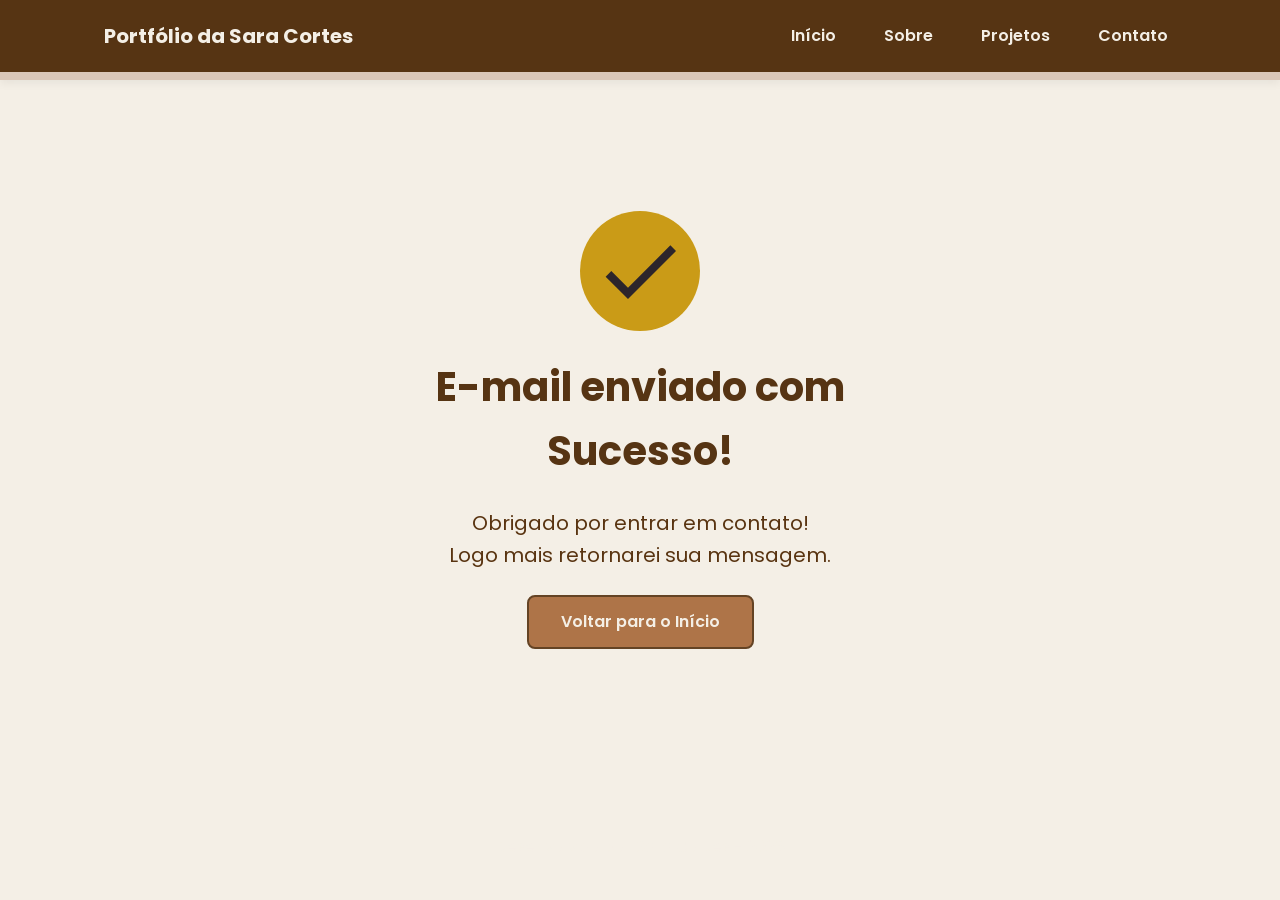
<file: success.html>
<!DOCTYPE html>
<html lang="pt-br">
<head>

<!-- Fontes do Google -->
<link rel="preconnect" href="https://fonts.googleapis.com">
<link rel="preconnect" href="https://fonts.gstatic.com" crossorigin />
 
<!-- Fonte do Google - Poppins -->
<link href="https://fonts.googleapis.com/css2?family=Poppins&display=swap" rel="stylesheet">

<meta charset="UTF-8">
  <meta name="viewport" content="width=device-width, initial-scale=1.0">
  <meta name="author" content="Sara Cortes">
  <meta name ="description" content="Portfólio Pessoal da Sara Cortes, 
                desenvolvedora Full Stack especializado em criar experiências 
                digitais incríveis. Conheça meus projetos e entre em contato."/>
  <meta name="robots" content="index, follow">

  <link rel="icon" type="image/svg+xml" href="./assets/img/favicon.svg">

<!-- CSS principal da página -->
    <link rel="stylesheet" href="./assets/css/styles.css">

  <title>Portfólio - Sara Cortes</title>
</head>

<body>

    <!-- Cabeçalho da Página (header) -->
    <header class="menu-container">
        <div class="menu-content">
            <a href="index.html" id="titulo">Portfólio da Sara Cortes</a>

            <nav>
                <ul class="menu-list">
                    <li><a href="index.html#hero">Início</a></li>
                    <li><a href="index.html#about">Sobre</a></li>
                    <li><a href="index.html#projects">Projetos</a></li>
                    <li><a href="index.html#contact">Contato</a></li>
                </ul>
            </nav>
        </div>
    </header>

    <!-- Seção Principal da Página (main) -->
    <main>
        
        <!-- Mensagem de Sucesso -->
        <section class="success-container">
            <article class="success-content">

                <figure class="success-icon">
                    <img src="./assets/img/success.svg" 
                        alt="Ilustração de sucesso" 
                        class="float-animation" width="20%"
                    >
                </figure>

                <h1>E-mail enviado com Sucesso!</h1>
                <h2>Obrigado por entrar em contato! <br> Logo mais retornarei sua mensagem.</h2>

                <a class="botao" href="index.html">Voltar para o Início</a>

            </article>
        </section>
        
    </main>

    <!-- Rodapé da Página (footer) -->
    <footer>
		<p>Desenvolvido por Sara Cortes - 2026</p>
    </footer>

</body>

</html>
</file>
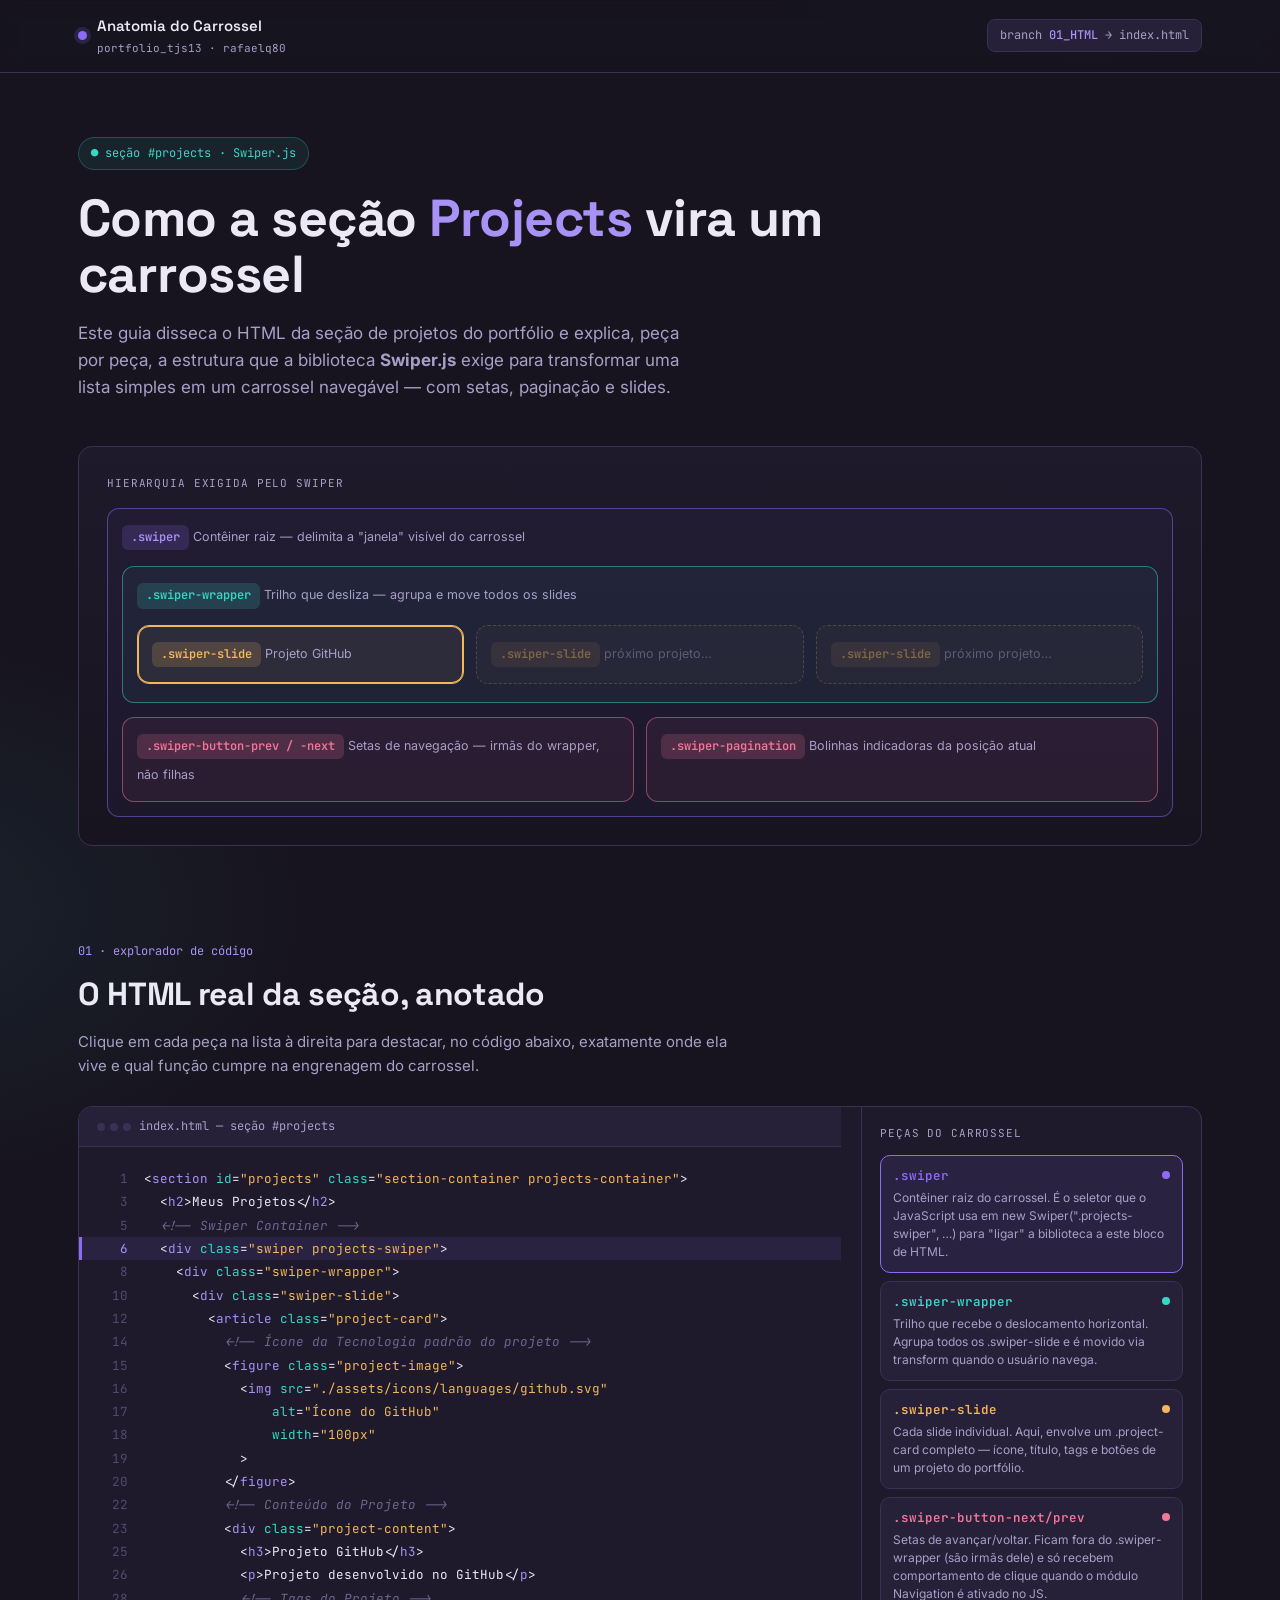
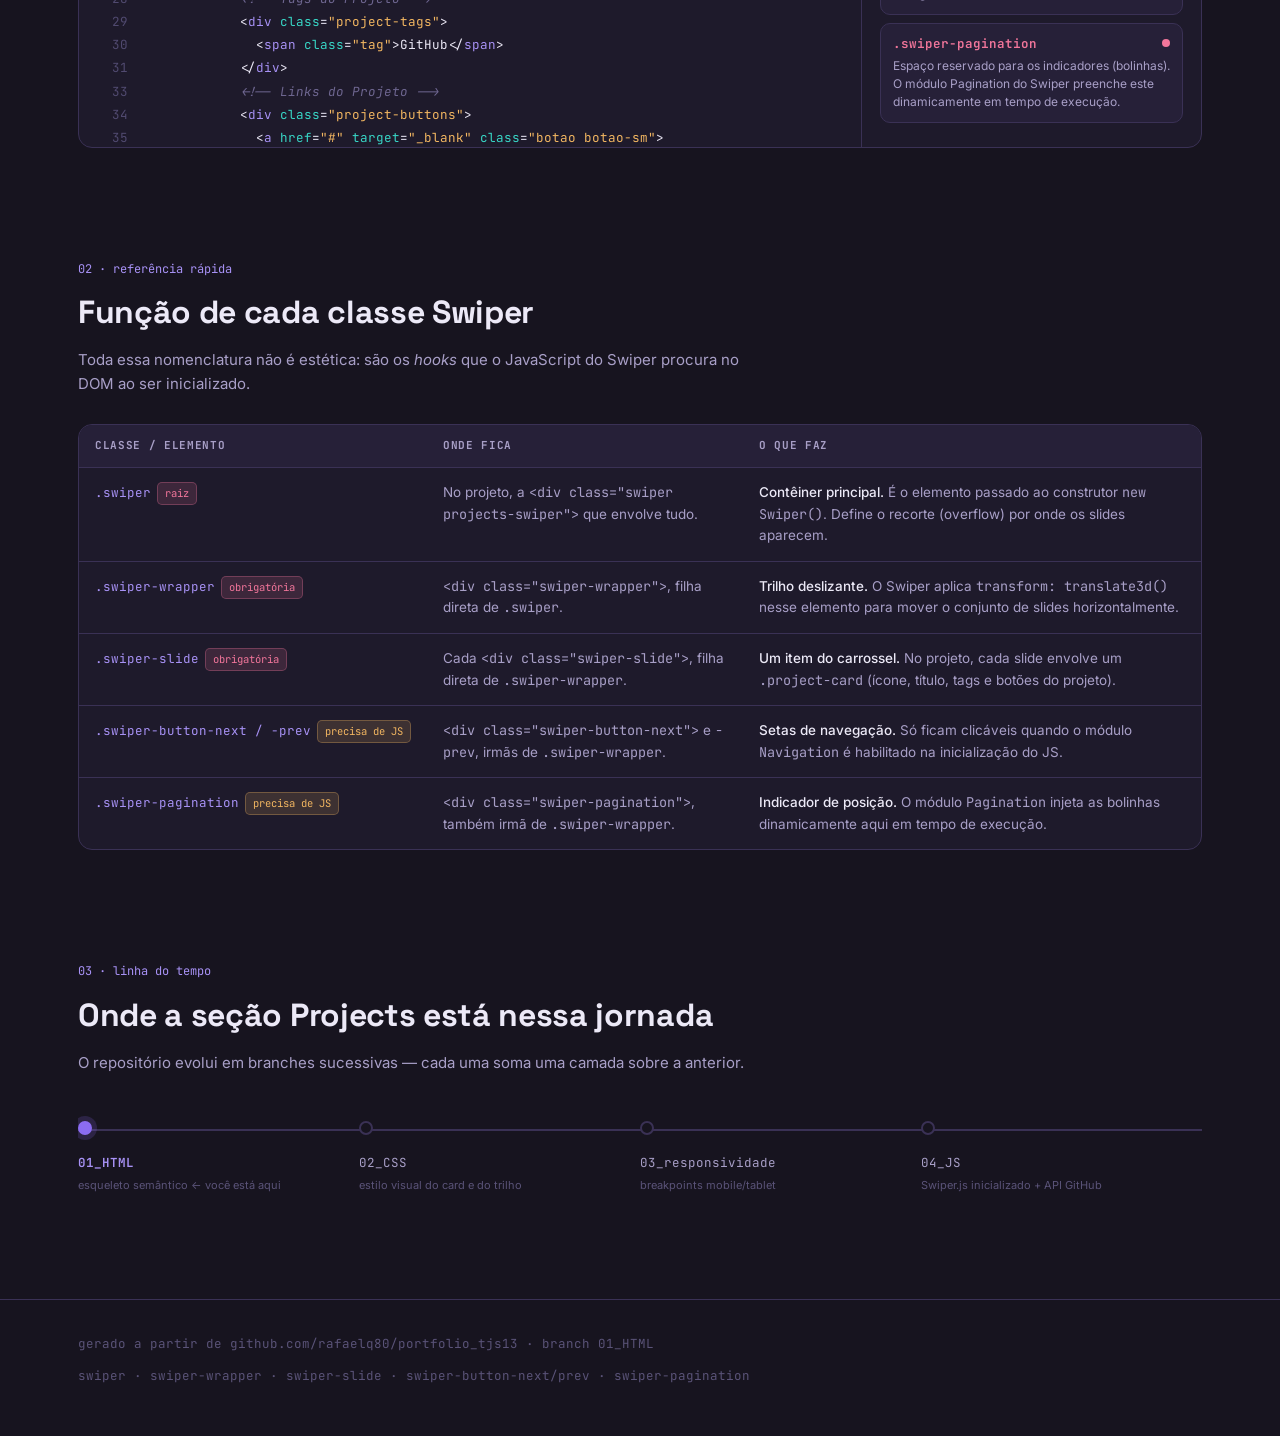
<file: assets/docs/swiper.html>
<!DOCTYPE html>
<html lang="pt-br">
<head>
<meta charset="UTF-8">
<meta name="viewport" content="width=device-width, initial-scale=1.0">
<title>Anatomia do Carrossel Swiper — Seção Projects</title>
<link rel="preconnect" href="https://fonts.googleapis.com">
<link rel="preconnect" href="https://fonts.gstatic.com" crossorigin>
<link href="https://fonts.googleapis.com/css2?family=Space+Grotesk:wght@500;600;700&family=Inter:wght@400;500;600&family=JetBrains+Mono:wght@400;500;600&display=swap" rel="stylesheet">
<style>
  :root{
    --bg: #17141f;
    --bg-soft: #1e1a2b;
    --surface: #262038;
    --surface-2: #2e2745;
    --line: #3a3155;
    --violet: #8b6cf2;
    --violet-soft: #a892f6;
    --slate: #8c86ab;
    --teal: #38d6c6;
    --amber: #f2b661;
    --rose: #f2769b;
    --text: #ece9f7;
    --text-dim: #a89fc7;
    --code-tag: #a892f6;
    --code-attr: #38d6c6;
    --code-str: #f2b661;
    --code-comment: #6e6690;
    --radius: 14px;
    --mono: 'JetBrains Mono', ui-monospace, monospace;
    --display: 'Space Grotesk', sans-serif;
    --body: 'Inter', sans-serif;
  }

  *{box-sizing:border-box;}
  html{scroll-behavior:smooth;}
  body{
    margin:0;
    background:
      radial-gradient(1000px 600px at 85% -10%, rgba(139,108,242,.16), transparent 60%),
      radial-gradient(800px 500px at -10% 30%, rgba(56,214,198,.08), transparent 55%),
      var(--bg);
    color:var(--text);
    font-family:var(--body);
    line-height:1.6;
    -webkit-font-smoothing:antialiased;
  }

  @media (prefers-reduced-motion: reduce){
    html{scroll-behavior:auto;}
    *{animation:none !important; transition:none !important;}
  }

  h1,h2,h3{font-family:var(--display); margin:0; letter-spacing:-.01em;}
  code, pre, .mono{font-family:var(--mono);}
  a{color:inherit;}

  .wrap{max-width:1180px; margin:0 auto; padding:0 28px;}

  /* ---------- TOPBAR ---------- */
  .topbar{
    position:sticky; top:0; z-index:50;
    backdrop-filter:blur(10px);
    background:rgba(23,20,31,.85);
    border-bottom:1px solid var(--line);
  }
  .topbar .wrap{display:flex; align-items:center; justify-content:space-between; padding:14px 28px;}
  .brand{display:flex; align-items:center; gap:10px; font-family:var(--display); font-weight:600; font-size:15px;}
  .brand .dot{width:9px; height:9px; border-radius:50%; background:var(--violet); box-shadow:0 0 0 4px rgba(139,108,242,.18);}
  .brand small{display:block; color:var(--text-dim); font-family:var(--mono); font-weight:400; font-size:11px; margin-top:2px;}
  .path{font-family:var(--mono); font-size:12px; color:var(--text-dim); background:var(--surface); padding:6px 12px; border-radius:8px; border:1px solid var(--line);}
  .path b{color:var(--violet-soft); font-weight:500;}

  /* ---------- HERO ---------- */
  .hero{padding:64px 0 40px;}
  .eyebrow{
    display:inline-flex; align-items:center; gap:8px;
    font-family:var(--mono); font-size:12px; color:var(--teal);
    background:rgba(56,214,198,.08); border:1px solid rgba(56,214,198,.25);
    padding:6px 12px; border-radius:999px; margin-bottom:20px;
  }
  .hero h1{font-size:clamp(32px,4.4vw,52px); line-height:1.08; max-width:780px;}
  .hero h1 span{color:var(--violet-soft);}
  .hero p.lead{max-width:620px; color:var(--text-dim); font-size:17px; margin-top:18px;}

  /* ---------- DIAGRAM (signature element) ---------- */
  .diagram{
    margin-top:44px; border:1px solid var(--line); border-radius:var(--radius);
    background:linear-gradient(180deg, var(--bg-soft), var(--bg));
    padding:28px; overflow-x:auto;
  }
  .diagram-label{font-family:var(--mono); font-size:11px; color:var(--text-dim); margin-bottom:16px; text-transform:uppercase; letter-spacing:.08em;}
  .stack{min-width:640px;}
  .box{border-radius:12px; border:1.5px solid; padding:14px; position:relative; transition:transform .18s ease, box-shadow .18s ease;}
  .box:hover{transform:translateY(-2px);}
  .box .tag{
    font-family:var(--mono); font-size:12px; font-weight:600; display:inline-flex; align-items:center; gap:6px;
    padding:3px 9px; border-radius:6px; margin-bottom:2px;
  }
  .box .desc{font-size:12.5px; color:var(--text-dim); margin-top:4px;}
  .box.swiper{border-color:rgba(139,108,242,.5); background:rgba(139,108,242,.05);}
  .box.swiper > .tag{background:rgba(139,108,242,.18); color:var(--violet-soft);}
  .box.wrapper{border-color:rgba(56,214,198,.5); background:rgba(56,214,198,.05); margin-top:14px;}
  .box.wrapper > .tag{background:rgba(56,214,198,.16); color:var(--teal);}
  .slides-row{display:flex; gap:12px; margin-top:14px; overflow-x:auto; padding-bottom:4px;}
  .box.slide{border-color:rgba(242,182,97,.5); background:rgba(242,182,97,.06); min-width:150px; flex:1;}
  .box.slide > .tag{background:rgba(242,182,97,.18); color:var(--amber);}
  .box.slide.active-repo{border-color:var(--amber); box-shadow:0 0 0 1px var(--amber) inset;}
  .box.slide.ghost{opacity:.45; border-style:dashed;}
  .siblings-row{display:flex; gap:12px; margin-top:14px;}
  .box.nav{border-color:rgba(242,118,155,.5); background:rgba(242,118,155,.06); flex:1;}
  .box.nav > .tag{background:rgba(242,118,155,.18); color:var(--rose);}
  .box.pagination{border-color:rgba(242,118,155,.5); background:rgba(242,118,155,.06); flex:1;}
  .box.pagination > .tag{background:rgba(242,118,155,.18); color:var(--rose);}

  /* ---------- SECTION HEADERS ---------- */
  .section{padding:56px 0;}
  .section-head{margin-bottom:28px; max-width:680px;}
  .section-head .kicker{font-family:var(--mono); font-size:12px; color:var(--violet-soft); margin-bottom:8px;}
  .section-head h2{font-size:clamp(24px,3vw,32px);}
  .section-head p{color:var(--text-dim); margin-top:10px; font-size:15px;}

  /* ---------- EXPLORER (interactive signature) ---------- */
  .explorer{
    display:grid; grid-template-columns:1fr 340px; gap:20px;
    border:1px solid var(--line); border-radius:var(--radius); overflow:hidden;
    background:var(--bg-soft);
  }
  @media (max-width:880px){ .explorer{grid-template-columns:1fr;} }

  .code-pane{padding:0; overflow:auto; max-height:640px;}
  .code-pane .file-tab{
    display:flex; align-items:center; gap:8px; padding:10px 18px; font-family:var(--mono); font-size:12px;
    color:var(--text-dim); border-bottom:1px solid var(--line); background:var(--surface); position:sticky; top:0;
  }
  .file-tab .dots{display:flex; gap:5px;}
  .file-tab .dots span{width:8px; height:8px; border-radius:50%; background:var(--line);}
  pre.code{margin:0; padding:20px 0; font-size:12.6px; line-height:1.85;}
  .line{display:flex; padding:0 18px; border-left:3px solid transparent; cursor:default; white-space:pre;}
  .line .ln{width:28px; flex:none; color:#514a70; user-select:none; text-align:right; margin-right:16px;}
  .line .code-text{white-space:pre-wrap; word-break:break-word;}
  .line.hl{background:rgba(139,108,242,.1); border-left-color:var(--violet);}
  .line.hl .ln{color:var(--violet-soft);}
  .tk-tag{color:var(--code-tag);}
  .tk-attr{color:var(--code-attr);}
  .tk-str{color:var(--code-str);}
  .tk-comment{color:var(--code-comment); font-style:italic;}
  .tk-punc{color:#7a7396;}

  .legend{border-left:1px solid var(--line); padding:18px; overflow:auto; max-height:640px;}
  .legend-title{font-family:var(--mono); font-size:11px; text-transform:uppercase; letter-spacing:.08em; color:var(--text-dim); margin-bottom:12px;}
  .chip{
    display:block; width:100%; text-align:left; background:var(--surface); border:1px solid var(--line);
    border-radius:10px; padding:11px 12px; margin-bottom:8px; cursor:pointer; color:var(--text);
    font-family:var(--body); font-size:13px; transition:border-color .15s ease, background .15s ease;
  }
  .chip .chip-top{display:flex; align-items:center; justify-content:space-between; gap:8px;}
  .chip .chip-name{font-family:var(--mono); font-size:12.5px; font-weight:600;}
  .chip .chip-fn{display:block; margin-top:5px; color:var(--text-dim); font-size:12px; line-height:1.5;}
  .chip.active{border-color:var(--violet); background:rgba(139,108,242,.1);}
  .chip.active .chip-name{color:var(--violet-soft);}
  .chip .swatch{width:8px; height:8px; border-radius:50%; flex:none;}

  /* ---------- TABLE ---------- */
  .table-card{border:1px solid var(--line); border-radius:var(--radius); overflow:hidden; background:var(--bg-soft);}
  table{width:100%; border-collapse:collapse; font-size:13.5px;}
  thead th{
    text-align:left; font-family:var(--mono); font-size:11px; text-transform:uppercase; letter-spacing:.06em;
    color:var(--text-dim); background:var(--surface); padding:12px 16px; border-bottom:1px solid var(--line);
  }
  tbody td{padding:14px 16px; border-bottom:1px solid var(--line); vertical-align:top; color:var(--text-dim);}
  tbody tr:last-child td{border-bottom:none;}
  tbody td.cls{font-family:var(--mono); color:var(--violet-soft); font-size:12.5px; white-space:nowrap;}
  tbody td strong{color:var(--text); font-weight:500;}
  .badge{display:inline-block; font-family:var(--mono); font-size:10.5px; padding:2px 7px; border-radius:5px; margin-left:6px;}
  .badge.required{background:rgba(242,118,155,.15); color:var(--rose); border:1px solid rgba(242,118,155,.3);}
  .badge.needs-js{background:rgba(242,182,97,.15); color:var(--amber); border:1px solid rgba(242,182,97,.3);}

  /* ---------- CALLOUT ---------- */
  .callout{
    display:flex; gap:14px; border:1px solid rgba(242,182,97,.35); background:rgba(242,182,97,.06);
    border-radius:var(--radius); padding:20px 22px; margin-top:20px;
  }
  .callout .icon{font-size:20px; flex:none; margin-top:2px;}
  .callout h3{font-size:15px; margin-bottom:6px; color:var(--amber); font-family:var(--body); font-weight:600;}
  .callout p{margin:0; color:var(--text-dim); font-size:13.5px;}
  .callout code{background:var(--surface); padding:1px 6px; border-radius:4px; color:var(--code-str); font-size:12px;}

  .callout.bug{border-color:rgba(139,108,242,.35); background:rgba(139,108,242,.06);}
  .callout.bug h3{color:var(--violet-soft);}

  /* ---------- ROADMAP ---------- */
  .roadmap{display:flex; gap:0; margin-top:8px; overflow-x:auto;}
  .stop{flex:1; min-width:150px; position:relative; padding:18px 16px 18px 0;}
  .stop::before{content:""; position:absolute; top:26px; left:0; right:-0px; height:2px; background:var(--line);}
  .stop:first-child::before{left:0;}
  .stop .node{
    width:14px; height:14px; border-radius:50%; background:var(--bg); border:2px solid var(--line);
    position:relative; z-index:2; margin-bottom:14px;
  }
  .stop.current .node{border-color:var(--violet); background:var(--violet); box-shadow:0 0 0 5px rgba(139,108,242,.18);}
  .stop .name{font-family:var(--mono); font-size:12.5px; color:var(--text-dim);}
  .stop.current .name{color:var(--violet-soft); font-weight:600;}
  .stop .tag2{display:block; font-size:11px; color:#5a5378; margin-top:3px;}

  footer{border-top:1px solid var(--line); padding:34px 0 50px; margin-top:30px;}
  footer .wrap{display:flex; justify-content:space-between; align-items:center; flex-wrap:wrap; gap:12px;}
  footer p{margin:0; color:#5a5378; font-size:12.5px; font-family:var(--mono);}

  ::selection{background:rgba(139,108,242,.35);}
  ::-webkit-scrollbar{height:8px; width:8px;}
  ::-webkit-scrollbar-thumb{background:var(--line); border-radius:8px;}
</style>
</head>
<body>

  <div class="topbar">
    <div class="wrap">
      <div class="brand">
        <span class="dot"></span>
        <div>
          Anatomia do Carrossel
          <small>portfolio_tjs13 · rafaelq80</small>
        </div>
      </div>
      <div class="path">branch <b>01_HTML</b> → <span id="pathFile">index.html</span></div>
    </div>
  </div>

  <header class="hero">
    <div class="wrap">
      <span class="eyebrow">● seção <code>#projects</code> · Swiper.js</span>
      <h1>Como a seção <span>Projects</span> vira um carrossel</h1>
      <p class="lead">Este guia disseca o HTML da seção de projetos do portfólio e explica, peça por peça, a estrutura que a biblioteca <strong>Swiper.js</strong> exige para transformar uma lista simples em um carrossel navegável — com setas, paginação e slides.</p>

      <div class="diagram">
        <div class="diagram-label">Hierarquia exigida pelo Swiper</div>
        <div class="stack">
          <div class="box swiper">
            <span class="tag">.swiper</span>
            <span class="desc">Contêiner raiz — delimita a "janela" visível do carrossel</span>

            <div class="box wrapper">
              <span class="tag">.swiper-wrapper</span>
              <span class="desc">Trilho que desliza — agrupa e move todos os slides</span>

              <div class="slides-row">
                <div class="box slide active-repo">
                  <span class="tag">.swiper-slide</span>
                  <span class="desc">Projeto GitHub</span>
                </div>
                <div class="box slide ghost">
                  <span class="tag">.swiper-slide</span>
                  <span class="desc">próximo projeto…</span>
                </div>
                <div class="box slide ghost">
                  <span class="tag">.swiper-slide</span>
                  <span class="desc">próximo projeto…</span>
                </div>
              </div>
            </div>

            <div class="siblings-row">
              <div class="box nav">
                <span class="tag">.swiper-button-prev / -next</span>
                <span class="desc">Setas de navegação — irmãs do wrapper, não filhas</span>
              </div>
              <div class="box pagination">
                <span class="tag">.swiper-pagination</span>
                <span class="desc">Bolinhas indicadoras da posição atual</span>
              </div>
            </div>
          </div>
        </div>
      </div>
    </div>
  </header>

  <section class="section">
    <div class="wrap">
      <div class="section-head">
        <div class="kicker">01 · explorador de código</div>
        <h2>O HTML real da seção, anotado</h2>
        <p>Clique em cada peça na lista à direita para destacar, no código abaixo, exatamente onde ela vive e qual função cumpre na engrenagem do carrossel.</p>
      </div>

      <div class="explorer">
        <div class="code-pane">
          <div class="file-tab">
            <span class="dots"><span></span><span></span><span></span></span>
            index.html — seção #projects
          </div>
          <pre class="code" id="codeBlock"></pre>
        </div>
        <div class="legend">
          <div class="legend-title">Peças do carrossel</div>
          <div id="chipList"></div>
        </div>
      </div>
    </div>
  </section>

  <section class="section">
    <div class="wrap">
      <div class="section-head">
        <div class="kicker">02 · referência rápida</div>
        <h2>Função de cada classe Swiper</h2>
        <p>Toda essa nomenclatura não é estética: são os <em>hooks</em> que o JavaScript do Swiper procura no DOM ao ser inicializado.</p>
      </div>

      <div class="table-card">
        <table>
          <thead>
            <tr><th>Classe / elemento</th><th>Onde fica</th><th>O que faz</th></tr>
          </thead>
          <tbody>
            <tr>
              <td class="cls">.swiper<span class="badge required">raiz</span></td>
              <td>No projeto, a <code>&lt;div class="swiper projects-swiper"&gt;</code> que envolve tudo.</td>
              <td><strong>Contêiner principal.</strong> É o elemento passado ao construtor <code>new Swiper()</code>. Define o recorte (overflow) por onde os slides aparecem.</td>
            </tr>
            <tr>
              <td class="cls">.swiper-wrapper<span class="badge required">obrigatória</span></td>
              <td><code>&lt;div class="swiper-wrapper"&gt;</code>, filha direta de <code>.swiper</code>.</td>
              <td><strong>Trilho deslizante.</strong> O Swiper aplica <code>transform: translate3d()</code> nesse elemento para mover o conjunto de slides horizontalmente.</td>
            </tr>
            <tr>
              <td class="cls">.swiper-slide<span class="badge required">obrigatória</span></td>
              <td>Cada <code>&lt;div class="swiper-slide"&gt;</code>, filha direta de <code>.swiper-wrapper</code>.</td>
              <td><strong>Um item do carrossel.</strong> No projeto, cada slide envolve um <code>.project-card</code> (ícone, título, tags e botões do projeto).</td>
            </tr>
            <tr>
              <td class="cls">.swiper-button-next / -prev<span class="badge needs-js">precisa de JS</span></td>
              <td><code>&lt;div class="swiper-button-next"&gt;</code> e <code>-prev</code>, irmãs de <code>.swiper-wrapper</code>.</td>
              <td><strong>Setas de navegação.</strong> Só ficam clicáveis quando o módulo <code>Navigation</code> é habilitado na inicialização do JS.</td>
            </tr>
            <tr>
              <td class="cls">.swiper-pagination<span class="badge needs-js">precisa de JS</span></td>
              <td><code>&lt;div class="swiper-pagination"&gt;</code>, também irmã de <code>.swiper-wrapper</code>.</td>
              <td><strong>Indicador de posição.</strong> O módulo <code>Pagination</code> injeta as bolinhas dinamicamente aqui em tempo de execução.</td>
            </tr>
          </tbody>
        </table>
      </div>

    </div>
  </section>

  <section class="section">
    <div class="wrap">
      <div class="section-head">
        <div class="kicker">03 · linha do tempo</div>
        <h2>Onde a seção Projects está nessa jornada</h2>
        <p>O repositório evolui em branches sucessivas — cada uma soma uma camada sobre a anterior.</p>
      </div>
      <div class="roadmap">
        <div class="stop current"><div class="node"></div><span class="name">01_HTML</span><span class="tag2">esqueleto semântico ← você está aqui</span></div>
        <div class="stop"><div class="node"></div><span class="name">02_CSS</span><span class="tag2">estilo visual do card e do trilho</span></div>
        <div class="stop"><div class="node"></div><span class="name">03_responsividade</span><span class="tag2">breakpoints mobile/tablet</span></div>
        <div class="stop"><div class="node"></div><span class="name">04_JS</span><span class="tag2">Swiper.js inicializado + API GitHub</span></div>
      </div>
    </div>
  </section>

  <footer>
    <div class="wrap">
      <p>gerado a partir de github.com/rafaelq80/portfolio_tjs13 · branch 01_HTML</p>
      <p>swiper · swiper-wrapper · swiper-slide · swiper-button-next/prev · swiper-pagination</p>
    </div>
  </footer>

<script>
(function(){
  // Código real da seção #projects, tokenizado em spans para o painel de anotação.
  // Cada linha carrega um data-part opcional que a liga a um chip da legenda.
  const lines = [
    {t:'&lt;section id="projects" class="section-container projects-container"&gt;', part:null},
    {t:'', part:null},
    {t:'  &lt;h2&gt;Meus Projetos&lt;/h2&gt;', part:null},
    {t:'', part:null},
    {t:'  &lt;!-- Swiper Container --&gt;', part:null, comment:true},
    {t:'  &lt;div class="swiper projects-swiper"&gt;', part:'swiper'},
    {t:'', part:'swiper'},
    {t:'    &lt;div class="swiper-wrapper"&gt;', part:'wrapper'},
    {t:'', part:'wrapper'},
    {t:'      &lt;div class="swiper-slide"&gt;', part:'slide'},
    {t:'', part:'slide'},
    {t:'        &lt;article class="project-card"&gt;', part:'slide'},
    {t:'', part:'slide'},
    {t:'          &lt;!-- Ícone da Tecnologia padrão do projeto --&gt;', part:'slide', comment:true},
    {t:'          &lt;figure class="project-image"&gt;', part:'slide'},
    {t:'            &lt;img src="./assets/icons/languages/github.svg"', part:'slide'},
    {t:'                alt="Ícone do GitHub"', part:'slide'},
    {t:'                width="100px"', part:'slide'},
    {t:'            &gt;', part:'slide'},
    {t:'          &lt;/figure&gt;', part:'slide'},
    {t:'', part:'slide'},
    {t:'          &lt;!-- Conteúdo do Projeto --&gt;', part:'slide', comment:true},
    {t:'          &lt;div class="project-content"&gt;', part:'slide'},
    {t:'', part:'slide'},
    {t:'            &lt;h3&gt;Projeto GitHub&lt;/h3&gt;', part:'slide'},
    {t:'            &lt;p&gt;Projeto desenvolvido no GitHub&lt;/p&gt;', part:'slide'},
    {t:'', part:'slide'},
    {t:'            &lt;!-- Tags do Projeto --&gt;', part:'slide', comment:true},
    {t:'            &lt;div class="project-tags"&gt;', part:'slide'},
    {t:'              &lt;span class="tag"&gt;GitHub&lt;/span&gt;', part:'slide'},
    {t:'            &lt;/div&gt;', part:'slide'},
    {t:'', part:'slide'},
    {t:'            &lt;!-- Links do Projeto --&gt;', part:'slide', comment:true},
    {t:'            &lt;div class="project-buttons"&gt;', part:'slide'},
    {t:'              &lt;a href="#" target="_blank" class="botao botao-sm"&gt;', part:'slide'},
    {t:'                GitHub', part:'slide'},
    {t:'              &lt;/a&gt;', part:'slide'},
    {t:'              &lt;a href="#" target="_blank" class="botao-outline botao-sm"&gt;', part:'slide'},
    {t:'                Deploy', part:'slide'},
    {t:'              &lt;/a&gt;', part:'slide'},
    {t:'            &lt;/div&gt;', part:'slide'},
    {t:'', part:'slide'},
    {t:'          &lt;/div&gt;', part:'slide'},
    {t:'', part:'slide'},
    {t:'        &lt;/article&gt;', part:'slide'},
    {t:'', part:'slide'},
    {t:'      &lt;/div&gt; &lt;!-- fecha o slide --&gt;', part:'slide'},
    {t:'', part:'wrapper'},
    {t:'    &lt;/div&gt;', part:'wrapper'},
    {t:'', part:'swiper'},
    {t:'    &lt;!-- Botões de Navegação --&gt;', part:'nav', comment:true},
    {t:'    &lt;div class="swiper-button-next"&gt;&lt;/div&gt;', part:'nav'},
    {t:'    &lt;div class="swiper-button-prev"&gt;&lt;/div&gt;', part:'nav'},
    {t:'', part:'swiper'},
    {t:'    &lt;!-- Paginação --&gt;', part:'pagination', comment:true},
    {t:'    &lt;div class="swiper-pagination"&gt;&lt;/div&gt;', part:'pagination'},
    {t:'', part:null},
    {t:'  &lt;/div&gt;', part:'swiper'},
    {t:'', part:null},
    {t:'&lt;/section&gt;', part:null},
  ];

  const parts = {
    swiper:     {name:'.swiper',                color:'#8b6cf2', fn:'Contêiner raiz do carrossel. É o seletor que o JavaScript usa em new Swiper(".projects-swiper", …) para "ligar" a biblioteca a este bloco de HTML.'},
    wrapper:    {name:'.swiper-wrapper',         color:'#38d6c6', fn:'Trilho que recebe o deslocamento horizontal. Agrupa todos os .swiper-slide e é movido via transform quando o usuário navega.'},
    slide:      {name:'.swiper-slide',           color:'#f2b661', fn:'Cada slide individual. Aqui, envolve um .project-card completo — ícone, título, tags e botões de um projeto do portfólio.'},
    nav:        {name:'.swiper-button-next/prev',color:'#f2769b', fn:'Setas de avançar/voltar. Ficam fora do .swiper-wrapper (são irmãs dele) e só recebem comportamento de clique quando o módulo Navigation é ativado no JS.'},
    pagination: {name:'.swiper-pagination',      color:'#f2769b', fn:'Espaço reservado para os indicadores (bolinhas). O módulo Pagination do Swiper preenche este <div> dinamicamente em tempo de execução.'}
  };

  const codeBlock = document.getElementById('codeBlock');
  const chipList = document.getElementById('chipList');

  function highlight(raw){
    const M1 = '\u0001', M2 = '\u0002'; // marcadores temporários, fora do alfabeto do HTML
    let out = raw.replace(/(&lt;\/?)([a-zA-Z0-9]+)/g, (m, p1, p2) => p1 + M1 + 'TAG' + M2 + p2 + M1 + M2);
    out = out.replace(/([a-zA-Z-]+)(=)(&quot;|")([^"]*)(&quot;|")/g, (m, p1, p2, p3, p4, p5) =>
      M1 + 'ATTR' + M2 + p1 + M1 + M2 + p2 + M1 + 'STR' + M2 + p3 + p4 + p5 + M1 + M2
    );
    out = out.replace(new RegExp(M1+'TAG'+M2+'(.*?)'+M1+M2, 'g'), '<span class="tk-tag">$1</span>');
    out = out.replace(new RegExp(M1+'ATTR'+M2+'(.*?)'+M1+M2, 'g'), '<span class="tk-attr">$1</span>');
    out = out.replace(new RegExp(M1+'STR'+M2+'(.*?)'+M1+M2, 'g'), '<span class="tk-str">$1</span>');
    return out;
  }

  lines.forEach((line, i) => {
    const row = document.createElement('div');
    row.className = 'line' + (line.part ? ' part-'+line.part : '');
    if(line.part) row.dataset.part = line.part;
    const ln = document.createElement('span');
    ln.className = 'ln';
    ln.textContent = line.t ? (i+1) : '';
    const codeText = document.createElement('span');
    codeText.className = 'code-text' + (line.comment ? ' tk-comment' : '');
    codeText.innerHTML = line.comment ? line.t : highlight(line.t);
    row.appendChild(ln);
    row.appendChild(codeText);
    codeBlock.appendChild(row);
  });

  Object.keys(parts).forEach(key => {
    const p = parts[key];
    const chip = document.createElement('button');
    chip.className = 'chip';
    chip.dataset.part = key;
    chip.innerHTML =
      '<span class="chip-top">' +
        '<span class="chip-name" style="color:'+p.color+'">'+p.name+'</span>' +
        '<span class="swatch" style="background:'+p.color+'"></span>' +
      '</span>' +
      '<span class="chip-fn">'+p.fn+'</span>';
    chip.addEventListener('click', () => selectPart(key, chip));
    chipList.appendChild(chip);
  });

  function selectPart(key, chipEl){
    document.querySelectorAll('.chip').forEach(c => c.classList.remove('active'));
    document.querySelectorAll('.line').forEach(l => l.classList.remove('hl'));
    chipEl.classList.add('active');
    const target = document.querySelector('.line[data-part="'+key+'"]');
    document.querySelectorAll('.line[data-part="'+key+'"]').forEach(l => l.classList.add('hl'));
    if(target) target.scrollIntoView({block:'center', behavior:'smooth'});
  }

  // seleciona .swiper por padrão para orientar o primeiro olhar
  const firstChip = chipList.querySelector('.chip');
  if(firstChip) selectPart('swiper', firstChip);
})();
</script>
</body>
</html>
</file>
<file: assets/css/styles.css>
/* Responsavel por fazer o reset (*) */
/* definindo a marge conforme relogio, primeiro define o top, segundo o direito, quarto parte de baixo e ultimo lado esquerdo */
/* Agora se colocarmos somente 2, automaticamente o primeiro serão o TOP e BORDER o segundo direita e ezquerda */
* {
  margin: 0;
  padding: 0;
  box-sizing: border-box;
  font-family: 'Poppins', sans-serif;
  font-weight: 400;
  text-decoration: none;
  outline: none;
}
 
/* Variáveis */
:root {
    --copper-50: #706111;
    --copper-100:#ca9b17;
    --copper-200:#909337;
    --copper-300: #a19244;
    --copper-400: #95874b;
    --copper-500: #ae7448;
    --copper-600: #8f662a;
    --copper-700: #644324;
    --copper-800: #563413;
    --copper-900: #c4c88a;
    --copper-950: #c0c03a;
 
    /* Cores Neutras */
    --gray-200: #dac7b8;
    --gray-400: #593411;
    --black: #dd7f0b;
    --white: #f4efe6;
 
    /* Cores de Estado */
    --error: #e63946;
 
    /* Sombras */
    --shadow-sm: 0 0.25rem 0.5rem rgba(0, 0, 0, 0.05);
    --shadow-md: 0 0.25rem 0.75rem rgba(190, 200, 54, 0.3);
    --shadow-lg: 0 0.5rem 1.5rem rgba(200, 185, 54, 0.2);

 
    /* Espaçamentos */
    --spacing-xs: 0.5rem;
    --spacing-sm: 1rem;
    --spacing-md: 1.5rem;
    --spacing-lg: 2rem;
    --spacing-xl: 3rem;
    --spacing-2xl: 4rem;
 
    /* Tamanhos de Fonte */
    --text-sm: 0.75rem;
    --text-base: 1rem;
    --text-lg: 1.25rem;
    --text-xl: 1.5rem;
    --text-2xl: 2rem;
    --text-3xl: 2.5rem;
 
    /* Border Radius */
    --radius-sm: 0.25rem;
    --radius-md: 0.5rem;
    --radius-lg: 1rem;
    --radius-xl: 2rem;
    --radius-full: 50%;
 
    /* Animação Padrão */
    --transition-default: all 0.3s ease;
}
 

html {
  scroll-behavior: smooth;
}
 
body {
  display: flex;
  flex-direction: column;
  min-height: 100vh;
  background-color: var(--white);
  line-height: 1.6;
  color: var(--black);
}
 
main {
  flex: 1;
}
 
/* Seções - Base Comum */
 
.section-container{
  max-width: 70rem;
  margin: 0 auto;
  padding: var(--spacing-xl) var(--spacing-md);
  scroll-margin-top: 6rem;
}
 
/* Botões */
 
.buttons-container{
  display: flex;
  gap: var(--spacing-sm);
}
 
.botao,
.botao-outline{
  display: inline-block;
  padding: 0.75rem 2rem;
  border: 0.15rem solid transparent;
  border-radius: var(--radius-md);
  font-size: var(--text-base);
  font-weight: 600;
  text-align: center;
  cursor: pointer;
  transition: var(--transition-default);
}
 
.botao{
  border-color: var(--copper-700);
  background-color: var(--copper-500);
  color: var(--white);
}
 
.botao:hover{
  border-color: var(--copper-800);
  background-color: var(--copper-700);
  box-shadow: var(--shadow-md);
  transform: translateY(-0.25rem);
}
 
.botao-outline{
  border-color: var(--copper-500);
  background-color: transparent;
  color: var(--copper-500);
}
 
.botao-outline:hover{
  border-color: var(--copper-500);
  background-color: var(--copper-500);
  color: var(--white);
  transform: translateY(-0.25rem);
}
 
/* Botões pequenos - Card Projetos */
 
.botao.botao-sm,
.botao-outline.botao-sm {
  min-width: 6rem;
  padding: 0.25rem var(--spacing-sm);
  border-width: 0.125rem;
  border-radius: 0.25rem;
  font-size: var(--text-sm);
}
 
/* Seção Header - Cabeçalho e Menu */
 
header{
  position: sticky;
  top: 0;
  z-index: 1000;
  width: 100%;
  height: 5rem;
  border-bottom: var(--spacing-xs) solid var(--gray-200);
  box-shadow: var(--shadow-sm);
  background-color: var(--copper-800);
}
 
header a {
  font-weight: 600;
  color: var(--white);
  transition: color 0.3s ease;
}
 
header a:hover {
  color: var(--copper-100);
}
 
#titulo{
  font-size: var(--text-lg);
  font-weight: 700;
}
 
.menu-content {
  display: flex;
  justify-content: space-between;
  align-items: center;
  max-width: 70rem;
  height: 100%;
  margin: 0 auto;
  padding: 0 var(--spacing-md);
}
 
.menu-list {
  display: flex;
  gap: var(--spacing-lg);
  list-style: none;
}
 
.menu-list a {
  padding: var(--spacing-xs);
  font-size: var(--text-base);
}
 
/* Seção Hero */
.hero-container {
  display: flex;
  align-items: center;
  gap: var(--spacing-2xl);
  min-height: calc(100vh - 5rem);
}
 
.hero-content {
  display: flex;
  flex: 1;
  flex-direction: column;
  gap: var(--spacing-md);
}
 
.hero-content span {
  font-size: var(--text-xl);
  font-weight: 700;
}
 
.hero-content h1 {
  font-size: var(--text-3xl);
  font-weight: 700;
}
 
/* Configura todos os Paragrafos */
 
.hero-content p,
.about-content p,
.contact-info p {
  font-size: var(--text-lg);
  color: var(--gray-400);
}
 
.hero-image {
  display: flex;
  flex: 1;
  justify-content: center;
}
 
.hero-image img {
  width: 100%;
  max-width: 100%;
  border-radius: var(--radius-xl);
}

/* Animação Flutuante */
@keyframes float {
  0%,
  100% {
    transform: translateY(0);
  }
 
  50% {
    transform: translateY(-1.25rem);
  }
 
}
 
/* Usa animação */
.float-animation {
  animation: float 15s ease-in-out infinite;
}

/* About é da turma, pegar exemplos de como fizemos o Hero */

.about-container {
    display: flex;
    align-items: center;
    gap: var(--spacing-2xl);
    margin: var(--spacing-2xl) auto;
    padding: var(--spacing-2xl);
    border-radius: var(--radius-lg);
    background-color: var(--gray-200);
}

/* Imagem */

.about-image {
    display: flex;
    flex: 0 0 17.5rem;
    justify-content: center;
}

.about-image img {
    width: 100%;
    border: 0.35rem solid var(--copper-500);
    border-radius: var(--radius-full);
    box-shadow: var(--shadow-lg);
}

.about-content {
    flex: 1;
}

/* Conteúdo */

.about-content h2,
.projects-container h2,
.contact-info h2 {
    margin-bottom: var(--spacing-md);
    font-size: var(--text-3xl);
    font-weight: 700;
    color: var(--copper-800);
}

.about-content p {
    margin-bottom: var(--spacing-sm);
    text-align: justify;
}

.about-buttons-data {
    display: flex;
    justify-content: space-between;
    align-items: center;
    gap: var(--spacing-lg);
    margin-top: var(--spacing-lg);
}

.about-buttons-data .botao {
    margin-right: auto;
}

.data-container {
    display: flex;
    gap: var(--spacing-lg);
    margin-top: 0;
}

.data-item {
    display: flex;
    flex-direction: column;
    align-items: center;
}

.data-number {
    font-size: var(--text-2xl);
    font-weight: 700;
    text-align: center;
    color: var(--copper-500);
}

.data-label {
    font-size: var(--text-base);
    text-align: center;
    color: var(--gray-400);
}

/* Botões + dados */

.about-buttons-data {
    display: flex;
    justify-content: space-between;
    align-items: center;
    margin-top: var(--spacing-xl);
}

/* Dados */

.data-container {
    display: flex;
    gap: var(--spacing-xl);
}

.project-container {
    scroll-margin-top: 3rem;
    margin: var(--spacing-2xl) auto;
    text-align: center;
}

.project-swiper {
    position: relative;
    width: 100%;
    padding: var(--spacing-sm) var(--spacing-xl) var(--spacing-xl);
    overflow: hidden;
}

/* Card Projetos */
.project-card {
    display: flex;
    flex-direction: column;
    width: 100%;
    height: 100%;
    border: 0.15rem solid var(--gray-200);
    border-radius: var(--radius-lg);
    background-color: var(--white);
    box-shadow: var(--shadow-sm);
    overflow: hidden;
    transition: var(--transition-default);
}

.project-card:hover {
    box-shadow: var(--spacing-lg);
}

.project-image {
    display: flex;
    justify-content: center;
    align-items: center;
    width: 100%;
    height: 10rem;
    background: linear-gradient(
        135deg, 
        var(--copper-50) 0%, 
        var(--copper-100) 100%
    );
}

.project-image img {
    width: 75%;
    height: 75%;
    max-width: 7rem;
    max-height: 7rem;
    object-fit: contain;
    transition: transform 0.3s ease;
}

.project-content {
    display: flex;
    flex: 1;
    flex-direction: column;
    padding: var(--spacing-md);
    text-align: left;
}

.project-content h3 {
    margin-bottom: 0.75rem;
    font-size: var(--text-lg);
    font-weight: 700;
}

.project-content p {
    flex: 1;
    margin-bottom: var(--spacing-sm);
    font-size: var(--text-base);
    color: var(--gray-400);
}

.project-tags {
    display: flex;
    flex-wrap: wrap;
    gap: var(--spacing-xl);
}

.tag {
    padding: 0.375rem;
    border-radius: var(--radius-sm);
    background-color: var(--copper-100);
    font-size: var(--text-sm);
    font-weight: 600;
    color: var(--copper-800);
}

.project-buttons {
    display: flex;
    justify-content: center;
    align-items: center;
    gap: 0.75rem;
    margin-top: var(--spacing-sm);
}

/* Configuração do Swiper */
 
.swiper-wrapper {
    align-items: stretch;
}
 
.swiper-slide {
    display: flex;
    height: auto;
}
 
/* Botões do Swiper (navegação) */
.swiper-button-next,
.swiper-button-prev {
  position: absolute;
  top: 50%; /* centraliza verticalmente */
  transform: translateY(-50%);
  z-index: 10;
  width: 3rem;
  height: 3rem;
}

.swiper-button-next {
  right: 1rem;
}

.swiper-button-prev {
  left: 1rem;
}
 
.swiper-button-next:after,
.swiper-button-prev:after {
    color: var(--black); /* ícone dourado/branco */
    font-size: 1.9rem;
}
 
.swiper-button-next:hover:after,
.swiper-button-prev:hover:after {
    color: var(--black);
}
 
/* Indicadores de paginação */
.swiper-pagination-bullet {
    width: 0.75rem;
    height: 0.75rem;
    background-color: var(--gray-200);
    opacity: 1;
}
 
.swiper-pagination-bullet-active {
    width: var(--spacing-lg);
    border-radius: var(--radius-sm);
    background-color: var(--copper-500);
}

/* Seção de Contatos */

/* primeira coisa que precisamos definir e o layout da seção contatos */
.contact-container {
    display: grid;
    grid-template-columns: 1fr 1fr;
    gap: var(--spacing-2xl);
    align-items: start;
}

.about-content h2,
.projects-container h2,
.contact-info h2 {
    margin-bottom: var(--spacing-md);
    font-size: var(--text-3xl);
    font-weight: 700;
    color: var(--copper-800);
}

/* Configurando as Redes Sociais */

.contact-info h2 {
    margin-bottom: var(--spacing-md);
}

.contact-info p {
    margin-bottom: var(--spacing-lg);
}

.social-container {
    display: flex;
    justify-content: center;
    gap: var(--spacing-xl);
}

.social-icon {
    width: 5rem;
    height: 5rem;
    padding: 0.75rem;
    border-radius: var(--radius-md);
    transition: var(--transition-default);
}

.social-icon img{
    width: 40px;
    height: 40px;
    filter: brightness(0) saturate(100%);
    transition: filter .3s ease;
}

.social-icon img:hover {
  filter: brightness(0) 
          saturate(100%) 
          invert(42%) 
          sepia(93%) 
          saturate(1352%) 
          hue-rotate(243deg) 
          brightness(79%) 
          contrast(91%);
}

/* Formulario Contato */

form {
    display: flex;
    flex-direction: column;
    gap: 0.75rem;
}

form label {
    font-size: var(--text-base);
    font-weight: 600;
}

form input,
form textarea {
    width: 100%;
    padding: 0.5rem var(--spacing-sm);
    border: 0.25rem solid var(--gray-200);
    border-radius: var(--radius-md);
    font-family: inherit;
    font-size: var(--text-base);
    transition: border-color 0.3s ease;
}

form input:focus,
form textarea:focus {
    border-color: var(--copper-500);
    outline: none;
}

form textarea {
    min-height: 5rem;
    resize: none;
}

form span {
    margin-top: -0.75rem;
    font-size: var(--text-sm);
    color: var(--error);
}

/* Footer */
 
footer {
    padding: 2.5rem;
    background: linear-gradient(to right, var(--copper), var(--chocolate));
    font-weight: 600;
    text-align: center;
    color: var(--white);
}

/* Página Success */

.success-container {
    display: flex;
    flex-direction: column;
    justify-content: center;
    align-items: center;
    width: 100%;
    min-height: calc(100vh - 12.5rem);
    padding: var(--spacing-xl) var(--spacing-md);
}

.success-content {
    display: flex;
    flex-direction: column;
    align-items: center;
    gap: var(--spacing-md);
    max-width: 37.5rem;
    text-align: center;
}

.success-content h1 {
    font-size: var(--text-3xl);
    font-weight: 700;
    color: var(--copper-800);
}

.success-content h2 {
    font-size: var(--text-lg);
    color: var(--gray-400);
}

.success-icon {
    display: flex;
    align-items: center;
    justify-content: center;
    width: 7.5rem;
    height: 7.5rem;
    border-radius: var(--radius-full);
    background-color: var(--copper-100);
}

.success-icon img {
    width: 6rem;
    height: 6rem;
    filter: brightness(0) 
            saturate(100%) 
            invert(11%) 
            sepia(10%) 
            saturate(900%) 
            hue-rotate(256deg) 
            brightness(101%) 
            contrast(90%);
}

/* Responsividade Tablet (até 1024px) */
 
@media screen and (max-width: 1024px) {
  
  /* Layout */
  .section-container {
    padding: var(--spacing-lg) var(--spacing-md);
  }
 
  .section-container h1 {
    font-size: var(--text-3xl);
  }
 
  .section-container h2 {
    font-size: var(--text-2xl);
  }
 
  .section-container p {
    font-size: var(--text-base);
  }
 
  .section-container span {
    font-size: var(--text-lg);
  }
 
  .success-content h1 {
    font-size: var(--text-3xl);
  }
 
  .success-content h2 {
    font-size: var(--text-lg);
  }
 
  #titulo{
    font-size: var(--text-xl);
  }
 
  @media screen and (max-width: 768px){
    .menu-list{
      display: none;
    }
  }
 
  /* Seção Hero */
 
  .hero-container{
    flex-direction: column-reverse;
    gap: var(--spacing-lg);
    min-height: 60vh;
    text-align: center;
  }
 
  .hero-content,
  .hero-image{
    width: 90%;
  }
 
  .hero-image img{
    object-fit: cover;
  }
 
  .buttons-container{
    justify-content: center;
    width: 100%;
  }
 
  .hero-container .botao,
  .hero-container .botao-outline{
    padding: 0.75rem 1.5rem;
    font-size: var(--text-base);
    white-space: nowrap;
  }
 
/* Responsividade Tablet Seção About*/
 
.about-container{
  flex-direction: column;
  gap: var(--spacing-lg);
  margin: var(--spacing-lg);
  padding: var(--spacing-lg);
}
 
.about-image{
  display: flex;
  flex: 0 0 auto;
  justify-content: center;
  width: 100%;
}
 
.about-image img{
  max-width: 16rem;
  width: 100%;
}
 
.about-content{
  width: 100%;
}
 
.about-buttons-data{
  flex-direction: column;
  gap: var(--spacing-md);
  align-items: stretch;
}
 
.about-buttons-data .botao{
  margin-right: 0;
}
 
.data-container {
  justify-content: center;
  width: 100%;
}

/* Projects */
.projects-container {
  margin: var(--spacing-lg) auto 0;
}

.project-swiper {
  margin: 0;
  padding: var(--spacing-sm) var(--spacing-lg) 2.5rem;
}

.project-card {
  width: 100%;
  height: 30rem;
  min-height: 30rem;
  max-height: 30rem;
  max-width: 100%;
}

.project-content {
  display: flex;
  flex-direction: column;
  justify-content: space-between;
  height: 100%;
}

.project-content p{
  flex: 1;
  overflow: hidden;
}

.project-tags {
  min-height: 2.5rem;
  align-items: flex-start;
}

/* Configurações do carrosel */

.swiper-wrapper {
  align-items: stretch;
}

.swiper-slide {
  display: flex;
  justify-content: center;
  align-items: stretch;
  height: auto;
}

/* Configuração para rodar os slider com o dedo */

.swiper-button-next,
.swiper-button-prev{
  display: none;
}

/* Seção Contact */

.contact-container {
  grid-template-columns: 1fr;
  gap: var(--spacing-lg);
  width: 90%;
  margin: 0 auto;
}

/* Seção Success */

.success-content {
  padding: var(--spacing-xl) var(--spacing-md);
  min-height: calc(100vh - 10rem);
}

.success-content {
  gap: var(--spacing-lg);
  max-width: 35rem;
}

.success-icon{
  width: 6rem;
  height: 6rem;
}

.success-icon img{
  width: 5rem;
  height: 5rem;
}
}

/* Responsividade - Celular */
@media screen and (max-width: 480px) {

    /* Layout */
    .section-container {
        padding: var(--spacing-md) var(--spacing-sm);
    }

    /* Tipografia Mobile */
    .section-container h1 {
        font-size: var(--text-xl);
    }

    .section-container h2 {
        font-size: var(--text-xl);
    }

    .section-container p {
        font-size: var(--text-base);
    }

    .section-container span {
        font-size: var(--text-lg);
    }

    .success-content h1 {
        font-size: var(--text-xl);
    }

    .success-content h2 {
        font-size: var(--text-base);
    }

    /* Header */
    #titulo {
        font-size: var(--text-xl);
    }

    .menu-list {
        display: none;
    }

    /* Hero */
    .hero-container {
        gap: var(--spacing-sm);
    }

    .hero-content {
        gap: var(--spacing-xs);
        width: 100%;
    }

    .buttons-container {
        flex-direction: column;
        gap: 0.75rem;
        width: 100%;
    }

    .buttons-container .botao,
    .buttons-container .botao-outline {
        width: 100%;
    }

    .hero-container .botao,
    .hero-container .botao-outline {
        padding: 0.75rem 1rem;
        font-size: var(--text-base);
        white-space: nowrap;
    }

    .hero-image {
        width: 100%;
    }

    .hero-image img {
        max-width: 20rem;
    }

    /* About */
    .about-container {
        margin: var(--spacing-lg) 0.5rem;
        padding: var(--spacing-md);
    }

    .about-image img {
        max-width: 14rem;
    }

    .about-buttons-data .botao,
    .about-buttons-data .botao-outline {
        width: 100%;
        padding: 0.75rem var(--spacing-lg);
        font-size: var(--text-base);
        text-align: center;
    }

    .data-number {
        font-size: var(--text-lg);
    }

    .data-label {
        font-size: var(--text-sm);
    }

    /* Projects */
    .projects-container {
        margin: var(--spacing-lg) auto 0;
    }

    .projects-swiper {
        position: relative;
        margin: 0;
        padding: var(--spacing-sm) 0 2rem 0;
        overflow: visible;
    }

    .project-card {
        width: 100%;
        height: 20rem;
        max-width: 20rem;
    }

    .project-image {
        height: 10rem;
    }

    .project-content {
        padding: var(--spacing-md);
    }

    .project-content h3 {
        font-size: var(--text-lg);
    }

    .project-content p {
        font-size: var(--text-base);
    }

    /* Contact */
    .contact-container {
        width: 100%;
    }

    .contact-info p {
        margin-bottom: var(--spacing-md);
    }

    .social-container {
        flex-wrap: wrap;
        gap: var(--spacing-lg);
        margin-bottom: var(--spacing-xs);
    }

    .social-icon {
        width: 4rem;
        height: 4rem;
    }

    /* Formulário */
    form {
        gap: var(--spacing-sm);
    }

    form label {
        font-size: 0.95rem;
    }

    form input,
    form textarea {
        padding: 0.75rem;
        font-size: var(--text-base);
    }

    form button {
        padding: 0.75rem var(--spacing-md);
        font-size: var(--text-base);
    }

    /* Footer */
    footer {
        padding: var(--spacing-md) var(--spacing-sm);
        font-size: var(--text-sm);
    }
    
    /* Success Page */
    .success-container {
        padding: var(--spacing-lg) var(--spacing-sm);
        min-height: calc(100vh - 8rem);
    }

    .success-content {
        gap: var(--spacing-md);
        max-width: 100%;
        padding: 0 var(--spacing-sm);
    }

    .success-icon {
        width: 5rem;
        height: 5rem;
    }

    .success-icon img {
        width: 4rem;
        height: 4rem;
    }

    .success-content .botao {
        width: 100%;
        max-width: 20rem;
        padding: 0.75rem var(--spacing-lg);
    }

}
</file>
